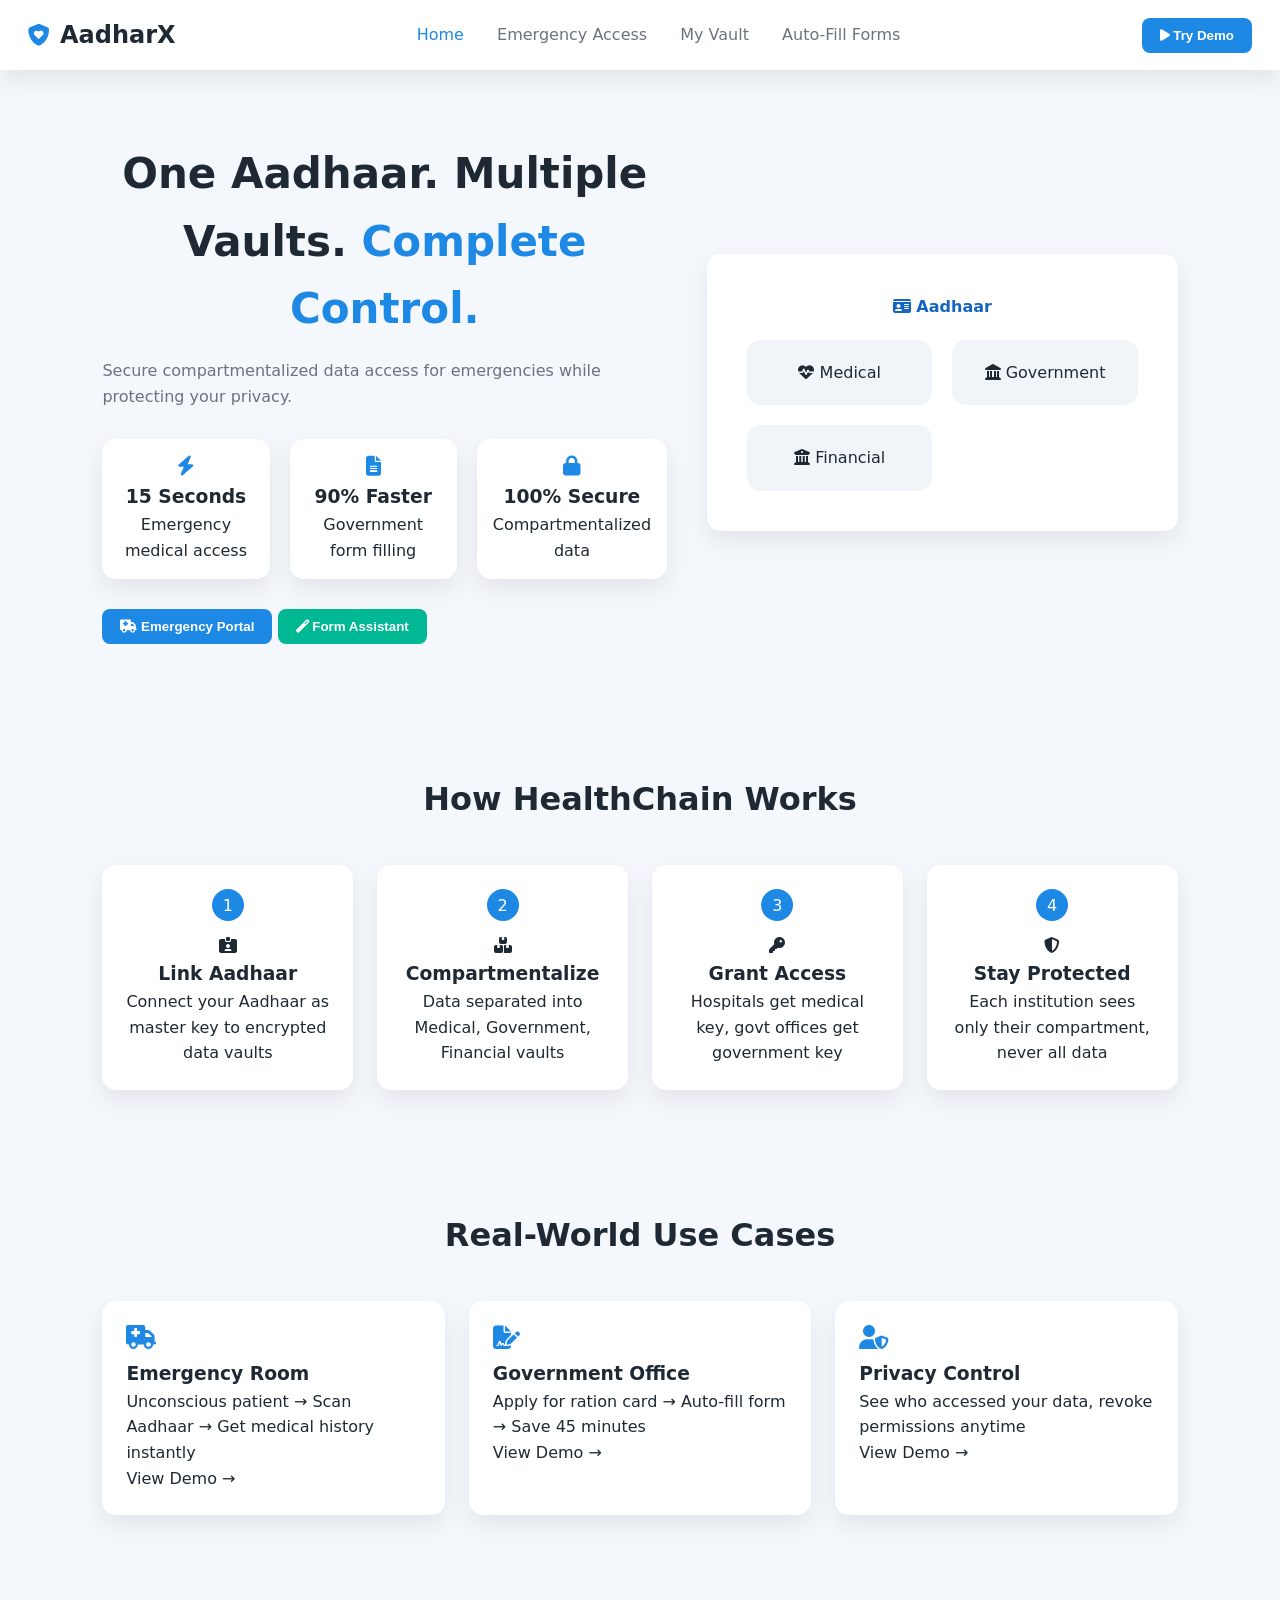
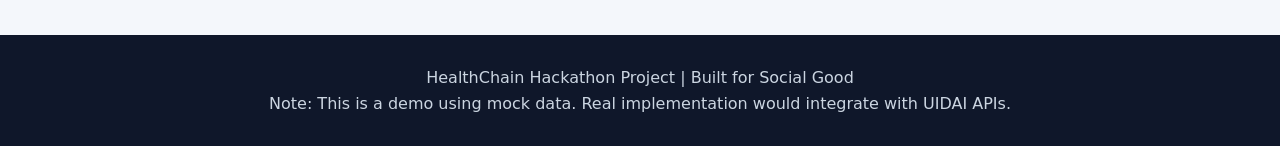
<file: index.html>
<!DOCTYPE html>
<html lang="en">
<head>
    <meta charset="UTF-8">
    <meta name="viewport" content="width=device-width, initial-scale=1.0">
    <title>HealthChain - Secure Health Data Vault</title>
    <link rel="stylesheet" href="styles.css">
    <link rel="stylesheet" href="https://cdnjs.cloudflare.com/ajax/libs/font-awesome/6.4.0/css/all.min.css">
</head>
<body>
    <!-- Navigation -->
    <nav class="navbar">
        <div class="logo">
            <i class="fas fa-shield-heart"></i>
            <h1>AadharX</h1>
        </div>
        <div class="nav-menu">
            <a href="index.html" class="active">Home</a>
            <a href="emergency.html">Emergency Access</a>
            <a href="myvault.html">My Vault</a>
            <a href="forms.html">Auto-Fill Forms</a>
        </div>
        <button class="demo-btn" onclick="location.href='emergency.html'">
            <i class="fas fa-play"></i> Try Demo
        </button>
    </nav>

    <!-- Hero Section -->
    <section class="hero">
        <div class="hero-content">
            <h2>One Aadhaar. Multiple Vaults. <span class="highlight">Complete Control.</span></h2>
            <p class="subtitle">Secure compartmentalized data access for emergencies while protecting your privacy.</p>
            
            <div class="hero-stats">
                <div class="stat">
                    <i class="fas fa-bolt"></i>
                    <h3>15 Seconds</h3>
                    <p>Emergency medical access</p>
                </div>
                <div class="stat">
                    <i class="fas fa-file-alt"></i>
                    <h3>90% Faster</h3>
                    <p>Government form filling</p>
                </div>
                <div class="stat">
                    <i class="fas fa-lock"></i>
                    <h3>100% Secure</h3>
                    <p>Compartmentalized data</p>
                </div>
            </div>

            <div class="cta-buttons">
                <button class="btn primary" onclick="location.href='emergency.html'">
                    <i class="fas fa-ambulance"></i> Emergency Portal
                </button>
                <button class="btn secondary" onclick="location.href='forms.html'">
                    <i class="fas fa-magic"></i> Form Assistant
                </button>
            </div>
        </div>
        <div class="hero-visual">
            <div class="vault-diagram">
                <div class="aadhaar-center">
                    <i class="fas fa-id-card"></i>
                    <span>Aadhaar</span>
                </div>
                <div class="vault medical">
                    <i class="fas fa-heart-pulse"></i>
                    <span>Medical</span>
                </div>
                <div class="vault govt">
                    <i class="fas fa-landmark"></i>
                    <span>Government</span>
                </div>
                <div class="vault financial">
                    <i class="fas fa-university"></i>
                    <span>Financial</span>
                </div>
            </div>
        </div>
    </section>

    <!-- How It Works -->
    <section class="how-it-works">
        <h2>How HealthChain Works</h2>
        <div class="steps">
            <div class="step">
                <div class="step-number">1</div>
                <i class="fas fa-id-card-alt"></i>
                <h3>Link Aadhaar</h3>
                <p>Connect your Aadhaar as master key to encrypted data vaults</p>
            </div>
            <div class="step">
                <div class="step-number">2</div>
                <i class="fas fa-boxes"></i>
                <h3>Compartmentalize</h3>
                <p>Data separated into Medical, Government, Financial vaults</p>
            </div>
            <div class="step">
                <div class="step-number">3</div>
                <i class="fas fa-key"></i>
                <h3>Grant Access</h3>
                <p>Hospitals get medical key, govt offices get government key</p>
            </div>
            <div class="step">
                <div class="step-number">4</div>
                <i class="fas fa-shield-alt"></i>
                <h3>Stay Protected</h3>
                <p>Each institution sees only their compartment, never all data</p>
            </div>
        </div>
    </section>

    <!-- Use Cases -->
    <section class="use-cases">
        <h2>Real-World Use Cases</h2>
        <div class="cases">
            <div class="case-card emergency-case">
                <i class="fas fa-ambulance"></i>
                <h3>Emergency Room</h3>
                <p>Unconscious patient → Scan Aadhaar → Get medical history instantly</p>
                <a href="emergency.html">View Demo →</a>
            </div>
            <div class="case-card form-case">
                <i class="fas fa-file-signature"></i>
                <h3>Government Office</h3>
                <p>Apply for ration card → Auto-fill form → Save 45 minutes</p>
                <a href="forms.html">View Demo →</a>
            </div>
            <div class="case-card privacy-case">
                <i class="fas fa-user-shield"></i>
                <h3>Privacy Control</h3>
                <p>See who accessed your data, revoke permissions anytime</p>
                <a href="citizen.html">View Demo →</a>
            </div>
        </div>
    </section>

    <footer>
        <p>HealthChain Hackathon Project | Built for Social Good</p>
        <p class="note">Note: This is a demo using mock data. Real implementation would integrate with UIDAI APIs.</p>
    </footer>

    <script src="script.js"></script>
</body>
</html>
</file>
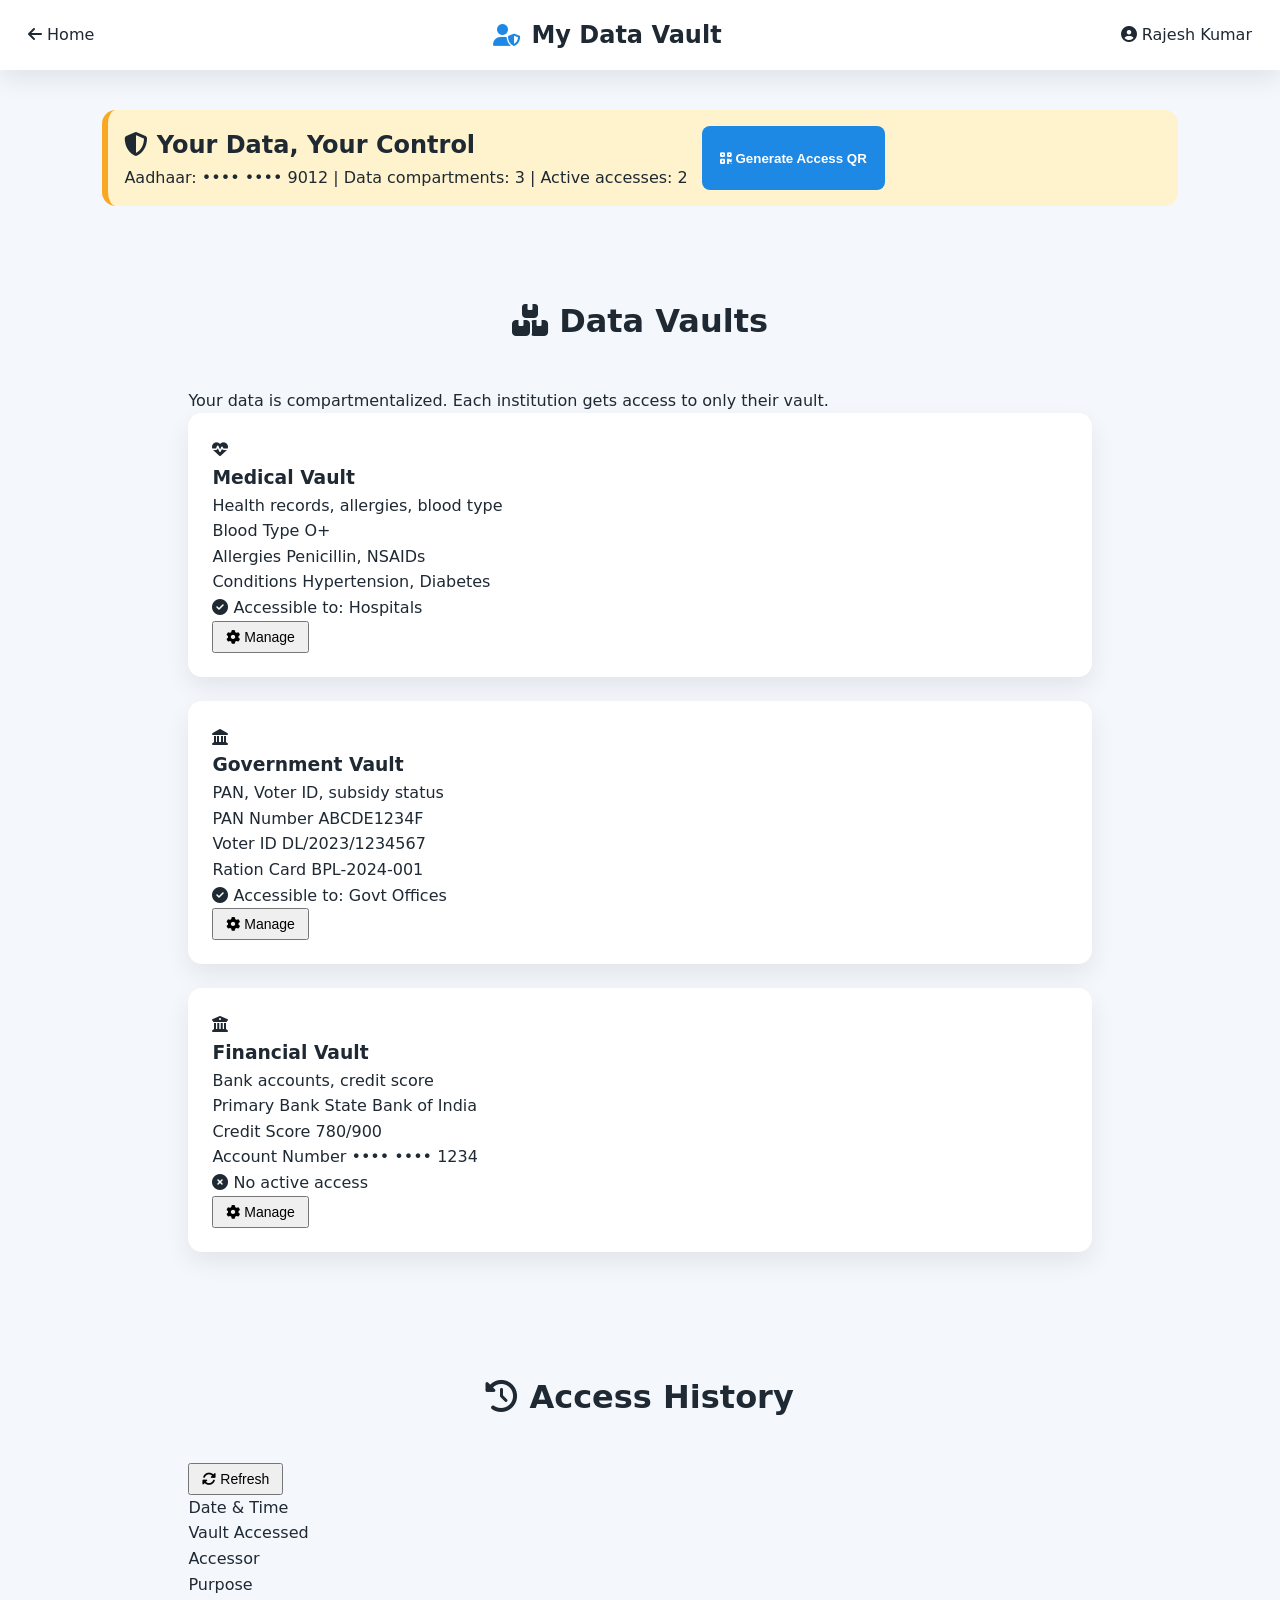
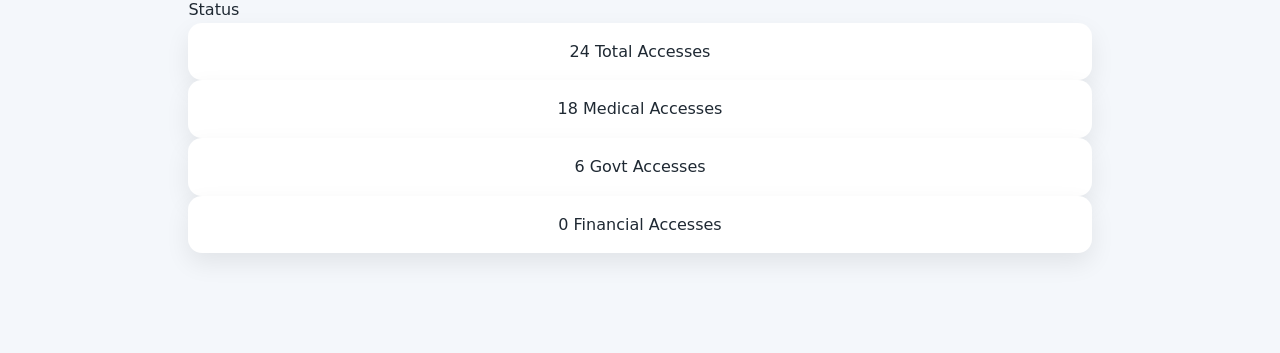
<file: citizen.html>
<!DOCTYPE html>
<html lang="en">
<head>
    <meta charset="UTF-8">
    <meta name="viewport" content="width=device-width, initial-scale=1.0">
    <title>My Data Vault - HealthChain</title>
    <link rel="stylesheet" href="styles.css">
    <link rel="stylesheet" href="https://cdnjs.cloudflare.com/ajax/libs/font-awesome/6.4.0/css/all.min.css">
</head>
<body>
    <nav class="navbar">
        <a href="index.html" class="back-btn">
            <i class="fas fa-arrow-left"></i> Home
        </a>
        <div class="logo">
            <i class="fas fa-user-shield"></i>
            <h1>My Data Vault</h1>
        </div>
        <div class="user-info">
            <i class="fas fa-user-circle"></i>
            <span>Rajesh Kumar</span>
        </div>
    </nav>

    <main class="container">
        <!-- Welcome -->
        <div class="welcome-banner">
            <div class="welcome-content">
                <h2><i class="fas fa-shield-alt"></i> Your Data, Your Control</h2>
                <p>Aadhaar: •••• •••• 9012 | Data compartments: 3 | Active accesses: 2</p>
            </div>
            <button class="btn" onclick="generateQR()">
                <i class="fas fa-qrcode"></i> Generate Access QR
            </button>
        </div>

        <!-- Vault Dashboard -->
        <section class="vault-dashboard">
            <h2><i class="fas fa-boxes"></i> Data Vaults</h2>
            <p class="section-desc">Your data is compartmentalized. Each institution gets access to only their vault.</p>
            
            <div class="vaults-grid">
                <!-- Medical Vault -->
                <div class="vault-card medical-vault">
                    <div class="vault-header">
                        <div class="vault-icon">
                            <i class="fas fa-heart-pulse"></i>
                        </div>
                        <div class="vault-info">
                            <h3>Medical Vault</h3>
                            <p>Health records, allergies, blood type</p>
                        </div>
                    </div>
                    <div class="vault-content">
                        <div class="data-item">
                            <span class="data-label">Blood Type</span>
                            <span class="data-value">O+</span>
                        </div>
                        <div class="data-item">
                            <span class="data-label">Allergies</span>
                            <span class="data-value alert">Penicillin, NSAIDs</span>
                        </div>
                        <div class="data-item">
                            <span class="data-label">Conditions</span>
                            <span class="data-value">Hypertension, Diabetes</span>
                        </div>
                    </div>
                    <div class="vault-controls">
                        <div class="access-status">
                            <i class="fas fa-check-circle"></i>
                            <span>Accessible to: Hospitals</span>
                        </div>
                        <button class="btn-small" onclick="manageAccess('medical')">
                            <i class="fas fa-cog"></i> Manage
                        </button>
                    </div>
                </div>

                <!-- Government Vault -->
                <div class="vault-card govt-vault">
                    <div class="vault-header">
                        <div class="vault-icon">
                            <i class="fas fa-landmark"></i>
                        </div>
                        <div class="vault-info">
                            <h3>Government Vault</h3>
                            <p>PAN, Voter ID, subsidy status</p>
                        </div>
                    </div>
                    <div class="vault-content">
                        <div class="data-item">
                            <span class="data-label">PAN Number</span>
                            <span class="data-value">ABCDE1234F</span>
                        </div>
                        <div class="data-item">
                            <span class="data-label">Voter ID</span>
                            <span class="data-value">DL/2023/1234567</span>
                        </div>
                        <div class="data-item">
                            <span class="data-label">Ration Card</span>
                            <span class="data-value">BPL-2024-001</span>
                        </div>
                    </div>
                    <div class="vault-controls">
                        <div class="access-status">
                            <i class="fas fa-check-circle"></i>
                            <span>Accessible to: Govt Offices</span>
                        </div>
                        <button class="btn-small" onclick="manageAccess('govt')">
                            <i class="fas fa-cog"></i> Manage
                        </button>
                    </div>
                </div>

                <!-- Financial Vault -->
                <div class="vault-card financial-vault">
                    <div class="vault-header">
                        <div class="vault-icon">
                            <i class="fas fa-university"></i>
                        </div>
                        <div class="vault-info">
                            <h3>Financial Vault</h3>
                            <p>Bank accounts, credit score</p>
                        </div>
                    </div>
                    <div class="vault-content">
                        <div class="data-item">
                            <span class="data-label">Primary Bank</span>
                            <span class="data-value">State Bank of India</span>
                        </div>
                        <div class="data-item">
                            <span class="data-label">Credit Score</span>
                            <span class="data-value">780/900</span>
                        </div>
                        <div class="data-item">
                            <span class="data-label">Account Number</span>
                            <span class="data-value masked">•••• •••• 1234</span>
                        </div>
                    </div>
                    <div class="vault-controls">
                        <div class="access-status restricted">
                            <i class="fas fa-times-circle"></i>
                            <span>No active access</span>
                        </div>
                        <button class="btn-small" onclick="manageAccess('financial')">
                            <i class="fas fa-cog"></i> Manage
                        </button>
                    </div>
                </div>
            </div>
        </section>

        <!-- Access Log -->
        <section class="access-log">
            <div class="section-header">
                <h2><i class="fas fa-history"></i> Access History</h2>
                <button class="btn-small" onclick="refreshLogs()">
                    <i class="fas fa-sync-alt"></i> Refresh
                </button>
            </div>
            
            <div class="log-table">
                <div class="log-header">
                    <div class="log-cell">Date & Time</div>
                    <div class="log-cell">Vault Accessed</div>
                    <div class="log-cell">Accessor</div>
                    <div class="log-cell">Purpose</div>
                    <div class="log-cell">Status</div>
                </div>
                <div class="log-body" id="accessLogBody">
                    <!-- Logs will be inserted here -->
                </div>
            </div>
            
            <div class="log-stats">
                <div class="stat">
                    <span class="stat-number">24</span>
                    <span class="stat-label">Total Accesses</span>
                </div>
                <div class="stat">
                    <span class="stat-number">18</span>
                    <span class="stat-label">Medical Accesses</span>
                </div>
                <div class="stat">
                    <span class="stat-number">6</span>
                    <span class="stat-label">Govt Accesses</span>
                </div>
                <div class="stat">
                    <span class="stat-number">0</span>
                    <span class="stat-label">Financial Accesses</span>
                </div>
            </div>
        </section>

        <!-- QR Generator -->
        <div id="qrGenerator" class="qr-generator" style="display: none;">
            <div class="qr-header">
                <h3><i class="fas fa-qrcode"></i> Generate Access QR</h3>
                <button class="close-btn" onclick="closeQRGenerator()">&times;</button>
            </div>
            <div class="qr-body">
                <div class="qr-options">
                    <div class="qr-option">
                        <input type="radio" name="qrType" id="medicalQR" checked>
                        <label for="medicalQR">
                            <i class="fas fa-heart-pulse"></i>
                            <span>Medical Access</span>
                            <small>For hospitals, clinics</small>
                        </label>
                    </div>
                    <div class="qr-option">
                        <input type="radio" name="qrType" id="govtQR">
                        <label for="govtQR">
                            <i class="fas fa-landmark"></i>
                            <span>Government Access</span>
                            <small>For offices, services</small>
                        </label>
                    </div>
                </div>
                <div class="qr-display">
                    <div class="qr-placeholder" id="qrCodeDisplay">
                        <div class="qr-mock-large">
                            <div class="qr-pattern"></div>
                            <div class="qr-pattern"></div>
                            <div class="qr-pattern"></div>
                        </div>
                        <p class="qr-data">HC:••••••••9012:T:MEDICAL</p>
                    </div>
                    <div class="qr-actions">
                        <button class="btn" onclick="downloadQR()">
                            <i class="fas fa-download"></i> Download QR
                        </button>
                        <button class="btn secondary" onclick="shareQR()">
                            <i class="fas fa-share-alt"></i> Share
                        </button>
                    </div>
                </div>
                <div class="qr-info">
                    <p><i class="fas fa-info-circle"></i> This QR grants temporary access to specified vault only. Expires in 24 hours.</p>
                </div>
            </div>
        </div>
    </main>

    <script src="script.js"></script>
</body>
</html>
</file>
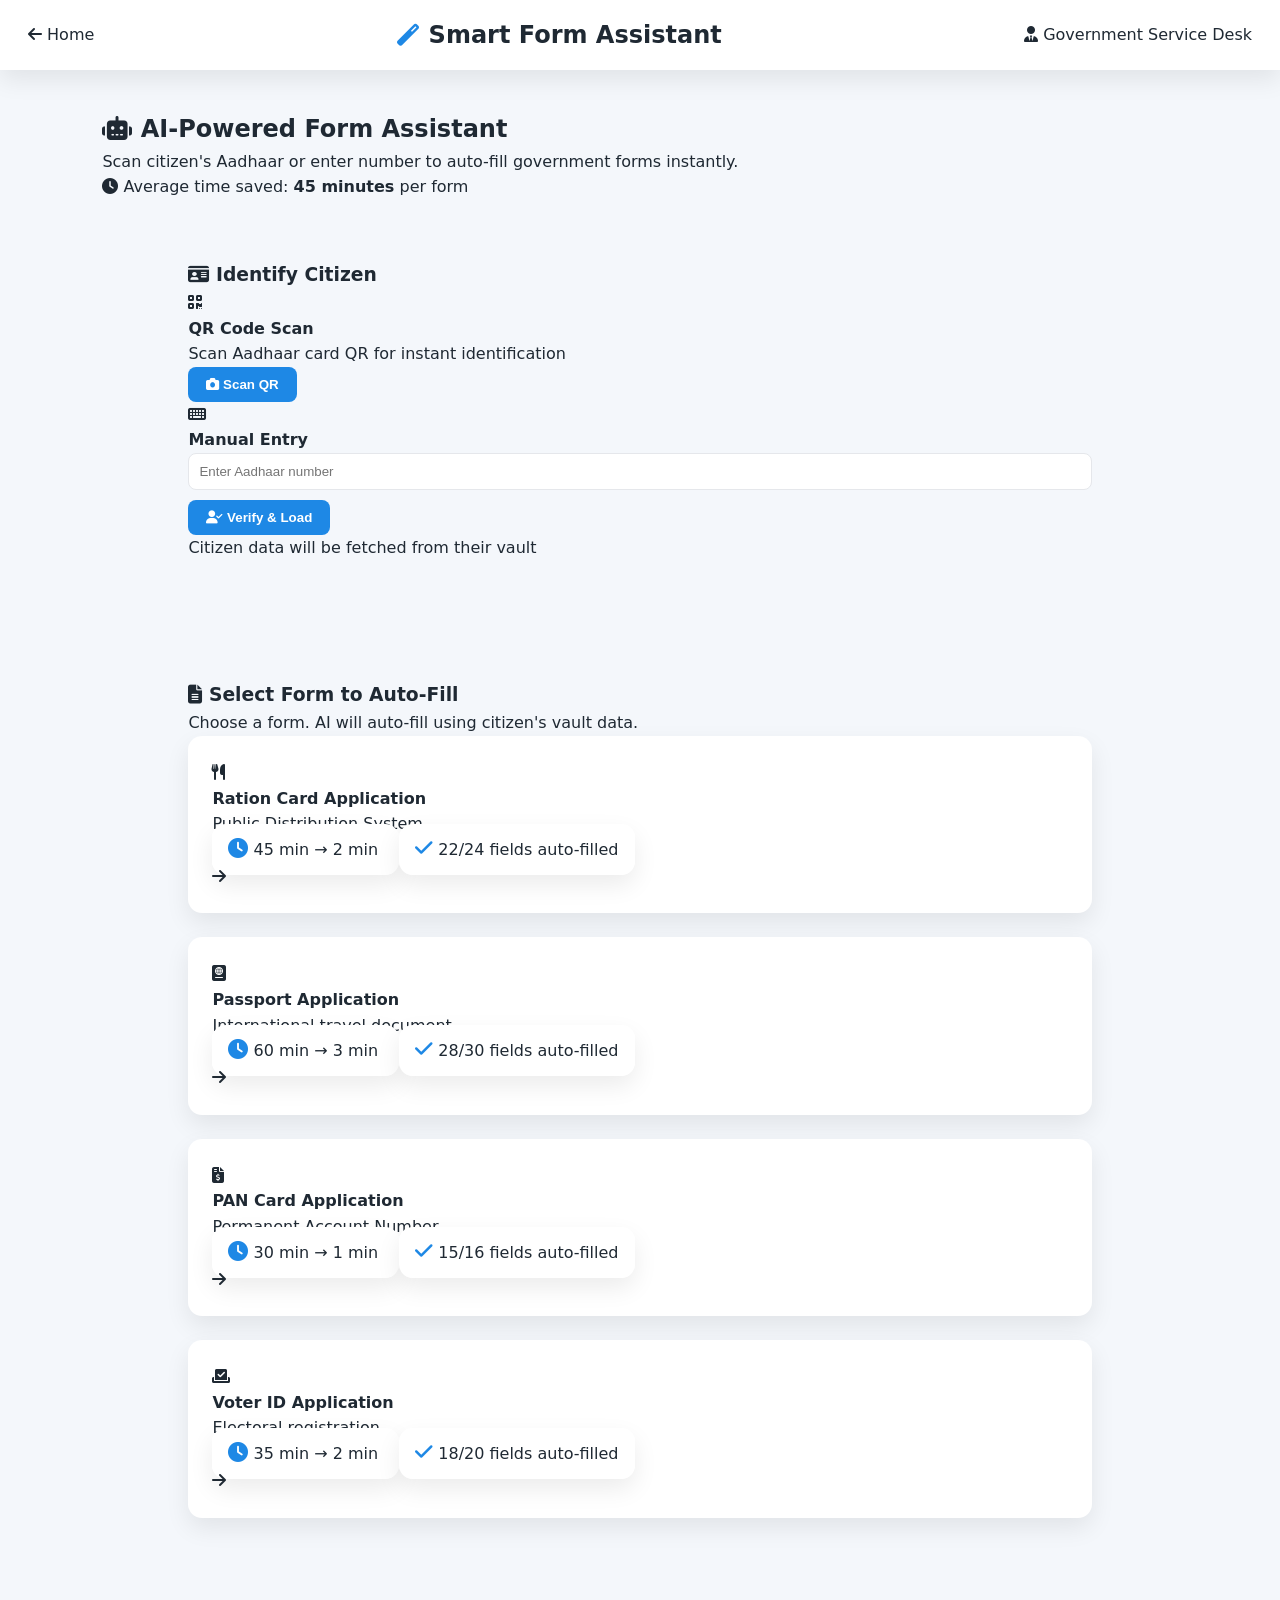
<file: forms.html>
<!DOCTYPE html>
<html lang="en">
<head>
    <meta charset="UTF-8">
    <meta name="viewport" content="width=device-width, initial-scale=1.0">
    <title>Smart Form Assistant - HealthChain</title>
    <link rel="stylesheet" href="styles.css">
    <link rel="stylesheet" href="https://cdnjs.cloudflare.com/ajax/libs/font-awesome/6.4.0/css/all.min.css">
</head>
<body>
    <nav class="navbar">
        <a href="index.html" class="back-btn">
            <i class="fas fa-arrow-left"></i> Home
        </a>
        <div class="logo">
            <i class="fas fa-magic"></i>
            <h1>Smart Form Assistant</h1>
        </div>
        <div class="user-info">
            <i class="fas fa-user-tie"></i>
            <span>Government Service Desk</span>
        </div>
    </nav>

    <main class="container">
        <!-- Intro -->
        <div class="form-intro">
            <h2><i class="fas fa-robot"></i> AI-Powered Form Assistant</h2>
            <p>Scan citizen's Aadhaar or enter number to auto-fill government forms instantly.</p>
            <div class="time-saved">
                <i class="fas fa-clock"></i>
                <span>Average time saved: <strong>45 minutes</strong> per form</span>
            </div>
        </div>

        <!-- Citizen Identification -->
        <section class="citizen-identification">
            <h3><i class="fas fa-id-card"></i> Identify Citizen</h3>
            <div class="identification-methods">
                <div class="method">
                    <div class="method-header">
                        <i class="fas fa-qrcode"></i>
                        <h4>QR Code Scan</h4>
                    </div>
                    <p>Scan Aadhaar card QR for instant identification</p>
                    <button class="btn" onclick="openFormQRScanner()">
                        <i class="fas fa-camera"></i> Scan QR
                    </button>
                </div>
                <div class="method">
                    <div class="method-header">
                        <i class="fas fa-keyboard"></i>
                        <h4>Manual Entry</h4>
                    </div>
                    <div class="aadhaar-entry">
                        <input type="text" id="formAadhaar" 
                               placeholder="Enter Aadhaar number"
                               maxlength="12">
                        <button class="btn primary" onclick="loadCitizenProfile()">
                            <i class="fas fa-user-check"></i> Verify & Load
                        </button>
                    </div>
                    <p class="note">Citizen data will be fetched from their vault</p>
                </div>
            </div>
        </section>

        <!-- Citizen Profile Preview -->
        <div id="citizenProfile" class="citizen-profile" style="display: none;">
            <div class="profile-header">
                <h3><i class="fas fa-user-check"></i> Citizen Identified</h3>
                <span class="verified-badge">
                    <i class="fas fa-check-circle"></i> Verified
                </span>
            </div>
            <div class="profile-details">
                <div class="detail">
                    <span class="label">Name:</span>
                    <span class="value" id="citizenName">Rajesh Kumar</span>
                </div>
                <div class="detail">
                    <span class="label">Aadhaar:</span>
                    <span class="value" id="citizenAadhaar">•••• •••• 9012</span>
                </div>
                <div class="detail">
                    <span class="label">Address:</span>
                    <span class="value" id="citizenAddress">Delhi 110045</span>
                </div>
            </div>
            <div class="profile-actions">
                <button class="btn-small" onclick="showAllData()">
                    <i class="fas fa-eye"></i> View Full Profile
                </button>
                <button class="btn-small secondary" onclick="clearCitizen()">
                    <i class="fas fa-times"></i> Clear
                </button>
            </div>
        </div>

        <!-- Form Selection -->
        <section class="form-selection">
            <h3><i class="fas fa-file-alt"></i> Select Form to Auto-Fill</h3>
            <p class="section-desc">Choose a form. AI will auto-fill using citizen's vault data.</p>
            
            <div class="forms-grid">
                <!-- Ration Card -->
                <div class="form-card" onclick="selectForm('ration')">
                    <div class="form-icon">
                        <i class="fas fa-utensils"></i>
                    </div>
                    <div class="form-info">
                        <h4>Ration Card Application</h4>
                        <p>Public Distribution System</p>
                        <div class="form-stats">
                            <span class="stat">
                                <i class="fas fa-clock"></i> 45 min → 2 min
                            </span>
                            <span class="stat">
                                <i class="fas fa-check"></i> 22/24 fields auto-filled
                            </span>
                        </div>
                    </div>
                    <div class="form-action">
                        <i class="fas fa-arrow-right"></i>
                    </div>
                </div>

                <!-- Passport -->
                <div class="form-card" onclick="selectForm('passport')">
                    <div class="form-icon">
                        <i class="fas fa-passport"></i>
                    </div>
                    <div class="form-info">
                        <h4>Passport Application</h4>
                        <p>International travel document</p>
                        <div class="form-stats">
                            <span class="stat">
                                <i class="fas fa-clock"></i> 60 min → 3 min
                            </span>
                            <span class="stat">
                                <i class="fas fa-check"></i> 28/30 fields auto-filled
                            </span>
                        </div>
                    </div>
                    <div class="form-action">
                        <i class="fas fa-arrow-right"></i>
                    </div>
                </div>

                <!-- PAN Card -->
                <div class="form-card" onclick="selectForm('pan')">
                    <div class="form-icon">
                        <i class="fas fa-file-invoice-dollar"></i>
                    </div>
                    <div class="form-info">
                        <h4>PAN Card Application</h4>
                        <p>Permanent Account Number</p>
                        <div class="form-stats">
                            <span class="stat">
                                <i class="fas fa-clock"></i> 30 min → 1 min
                            </span>
                            <span class="stat">
                                <i class="fas fa-check"></i> 15/16 fields auto-filled
                            </span>
                        </div>
                    </div>
                    <div class="form-action">
                        <i class="fas fa-arrow-right"></i>
                    </div>
                </div>

                <!-- Voter ID -->
                <div class="form-card" onclick="selectForm('voter')">
                    <div class="form-icon">
                        <i class="fas fa-vote-yea"></i>
                    </div>
                    <div class="form-info">
                        <h4>Voter ID Application</h4>
                        <p>Electoral registration</p>
                        <div class="form-stats">
                            <span class="stat">
                                <i class="fas fa-clock"></i> 35 min → 2 min
                            </span>
                            <span class="stat">
                                <i class="fas fa-check"></i> 18/20 fields auto-filled
                            </span>
                        </div>
                    </div>
                    <div class="form-action">
                        <i class="fas fa-arrow-right"></i>
                    </div>
                </div>
            </div>
        </section>

        <!-- Form Display Area -->
        <div id="formDisplay" class="form-display-area" style="display: none;">
            <div class="form-header">
                <h3 id="formTitle">Form Title</h3>
                <div class="form-meta">
                    <span class="meta-item">
                        <i class="fas fa-robot"></i>
                        <span id="aiFilled">0</span> fields auto-filled
                    </span>
                    <span class="meta-item">
                        <i class="fas fa-clock"></i>
                        <span id="timeSaved">0</span> minutes saved
                    </span>
                    <span class="meta-item">
                        <i class="fas fa-user-check"></i>
                        <span id="citizenStatus">Citizen verified</span>
                    </span>
                </div>
            </div>

            <!-- Form Content -->
            <div class="form-content">
                <div class="form-fields" id="formFields">
                    <!-- Fields will be dynamically added here -->
                </div>

                <!-- Eligibility Check -->
                <div class="eligibility-check">
                    <h4><i class="fas fa-search"></i> AI Eligibility Check</h4>
                    <div id="eligibilityResult" class="eligibility-result">
                        <p>Checking eligibility based on citizen's data...</p>
                    </div>
                </div>

                <!-- Document Checklist -->
                <div class="document-checklist">
                    <h4><i class="fas fa-clipboard-check"></i> Required Documents</h4>
                    <div class="documents-list">
                        <div class="document-item available">
                            <i class="fas fa-check-circle"></i>
                            <span>Aadhaar Card</span>
                            <small>Available in vault</small>
                        </div>
                        <div class="document-item missing">
                            <i class="fas fa-times-circle"></i>
                            <span>Passport Photo</span>
                            <small>Need to upload</small>
                        </div>
                        <div class="document-item available">
                            <i class="fas fa-check-circle"></i>
                            <span>Address Proof</span>
                            <small>Available in vault</small>
                        </div>
                    </div>
                </div>
            </div>

            <!-- Form Actions -->
            <div class="form-actions">
                <button class="btn" onclick="printForm()">
                    <i class="fas fa-print"></i> Print Form
                </button>
                <button class="btn secondary" onclick="saveForm()">
                    <i class="
</file>
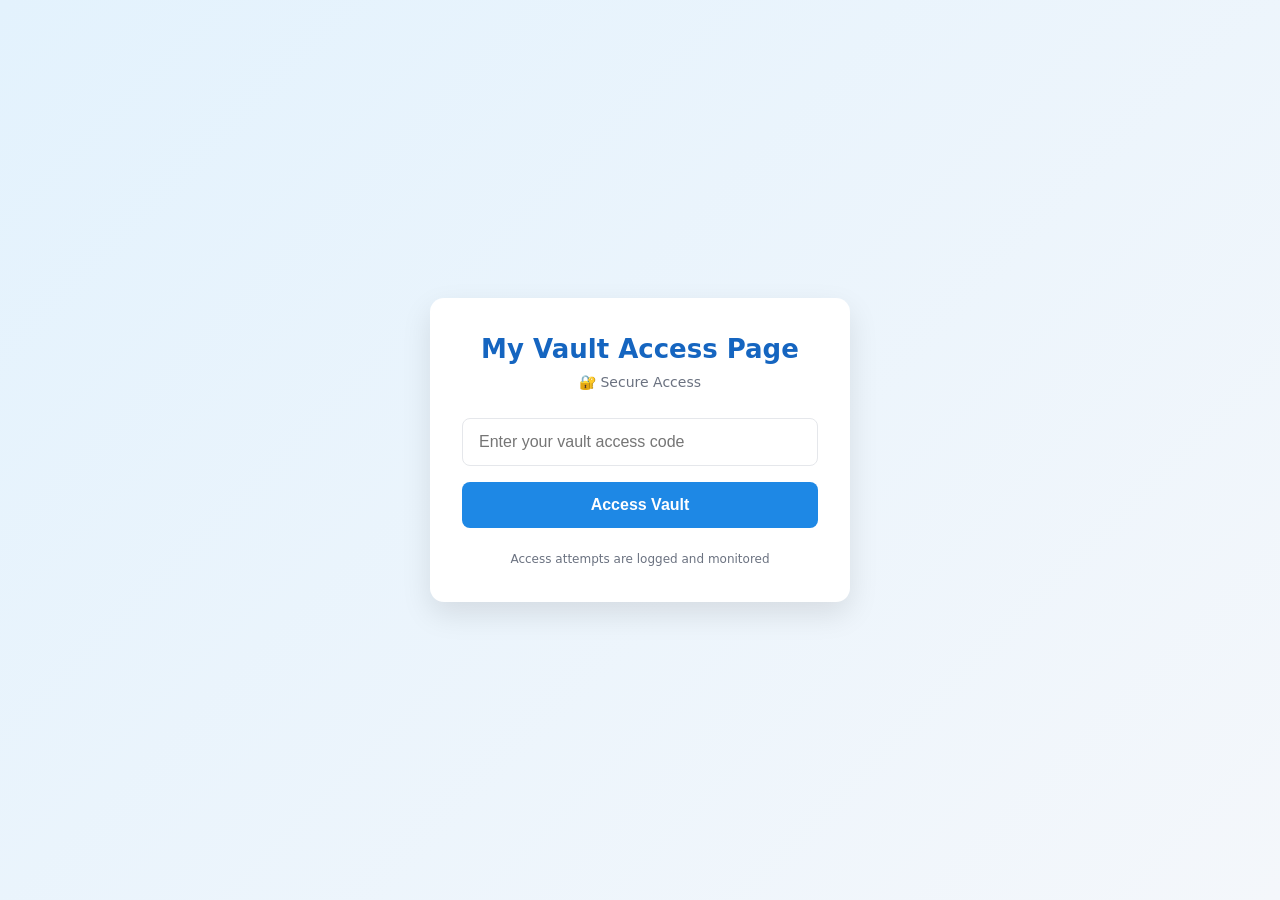
<file: myvault.html>
<!DOCTYPE html>
<html lang="en">
<head>
    <meta charset="UTF-8">
    <meta name="viewport" content="width=device-width, initial-scale=1.0">
    <title>myvault access</title>
    <link rel="stylesheet" href="myvault.css">
</head>
<body>
  <div class="page">
    <div class="header">
      <h1>My Vault Access Page</h1>
    </div>

    <div class="form">
      <input type="text" id="vaultaccess" placeholder="Enter your vault access code">
      <button id="abutton">Access Vault</button>
    </div>
  </div>

  <script src="myvault.js"></script>
</body>

</html>
</file>
<file: styles.css>
/* =========================
   ROOT VARIABLES
========================= */
:root {
    --primary: #1e88e5;
    --primary-dark: #1565c0;
    --secondary: #00b894;
    --danger: #e53935;
    --warning: #f9a825;
    --bg: #f4f7fb;
    --card-bg: #ffffff;
    --text-dark: #1f2933;
    --text-muted: #6b7280;
    --border: #e5e7eb;
    --shadow: 0 10px 25px rgba(0,0,0,0.08);
    --radius: 14px;
    --radius-sm: 8px;
}

/* =========================
   GLOBAL RESET
========================= */
* {
    margin: 0;
    padding: 0;
    box-sizing: border-box;
}

body {
    font-family: "Segoe UI", system-ui, -apple-system, BlinkMacSystemFont, sans-serif;
    background: var(--bg);
    color: var(--text-dark);
    line-height: 1.6;
}

a {
    text-decoration: none;
    color: inherit;
}

i {
    color: inherit;
}

/* =========================
   NAVBAR
========================= */
.navbar {
    background: var(--card-bg);
    padding: 16px 28px;
    display: flex;
    align-items: center;
    justify-content: space-between;
    box-shadow: var(--shadow);
    position: sticky;
    top: 0;
    z-index: 100;
}

.logo {
    display: flex;
    align-items: center;
    gap: 10px;
}

.logo i {
    color: var(--primary);
    font-size: 22px;
}

.nav-menu a {
    margin: 0 14px;
    font-weight: 500;
    color: var(--text-muted);
}

.nav-menu a.active,
.nav-menu a:hover {
    color: var(--primary);
}

.demo-btn,
.btn {
    background: var(--primary);
    color: #fff;
    border: none;
    padding: 10px 18px;
    border-radius: var(--radius-sm);
    font-weight: 600;
    cursor: pointer;
    transition: 0.2s;
}

.btn.secondary {
    background: var(--secondary);
}

.btn.danger {
    background: var(--danger);
}

.btn:hover {
    transform: translateY(-1px);
    opacity: 0.95;
}

.btn-small {
    padding: 6px 12px;
    font-size: 14px;
}

/* =========================
   HERO SECTION
========================= */
.hero {
    display: grid;
    grid-template-columns: 1.2fr 1fr;
    gap: 40px;
    padding: 70px 8%;
    align-items: center;
}

.hero h2 {
    font-size: 42px;
    margin-bottom: 16px;
}

.highlight {
    color: var(--primary);
}

.subtitle {
    color: var(--text-muted);
    margin-bottom: 30px;
}

.hero-stats {
    display: flex;
    gap: 20px;
    margin-bottom: 30px;
}

.stat {
    background: var(--card-bg);
    padding: 16px;
    border-radius: var(--radius);
    box-shadow: var(--shadow);
    flex: 1;
    text-align: center;
}

.stat i {
    color: var(--primary);
    font-size: 20px;
    margin-bottom: 6px;
}

/* =========================
   VAULT DIAGRAM
========================= */
.vault-diagram {
    position: relative;
    background: var(--card-bg);
    padding: 40px;
    border-radius: var(--radius);
    box-shadow: var(--shadow);
    display: grid;
    grid-template-columns: repeat(2, 1fr);
    gap: 20px;
}

.aadhaar-center {
    grid-column: span 2;
    text-align: center;
    font-weight: bold;
    color: var(--primary-dark);
}

.vault {
    padding: 20px;
    border-radius: var(--radius);
    text-align: center;
    background: #f1f5f9;
}

/* =========================
   SECTIONS
========================= */
section {
    padding: 60px 8%;
}

section h2 {
    text-align: center;
    font-size: 32px;
    margin-bottom: 40px;
}

/* =========================
   HOW IT WORKS
========================= */
.steps {
    display: grid;
    grid-template-columns: repeat(auto-fit, minmax(220px, 1fr));
    gap: 24px;
}

.step {
    background: var(--card-bg);
    padding: 24px;
    border-radius: var(--radius);
    box-shadow: var(--shadow);
    text-align: center;
}

.step-number {
    background: var(--primary);
    color: #fff;
    width: 32px;
    height: 32px;
    border-radius: 50%;
    margin: 0 auto 12px;
    display: flex;
    align-items: center;
    justify-content: center;
}

/* =========================
   USE CASES
========================= */
.cases {
    display: grid;
    grid-template-columns: repeat(auto-fit, minmax(260px, 1fr));
    gap: 24px;
}

.case-card {
    background: var(--card-bg);
    padding: 24px;
    border-radius: var(--radius);
    box-shadow: var(--shadow);
    transition: 0.2s;
}

.case-card:hover {
    transform: translateY(-4px);
}

.case-card i {
    font-size: 24px;
    margin-bottom: 10px;
    color: var(--primary);
}

/* =========================
   CONTAINERS
========================= */
.container {
    padding: 40px 8%;
}

/* =========================
   BANNERS & ALERTS
========================= */
.warning-banner,
.welcome-banner {
    background: #fff3cd;
    border-left: 6px solid var(--warning);
    padding: 16px;
    border-radius: var(--radius);
    margin-bottom: 30px;
    display: flex;
    gap: 14px;
}

/* =========================
   CARDS & GRIDS
========================= */
.access-methods,
.medical-grid,
.vaults-grid,
.forms-grid {
    display: grid;
    gap: 24px;
}

.access-methods {
    grid-template-columns: repeat(auto-fit, minmax(260px, 1fr));
}

.method-card,
.info-card,
.vault-card,
.form-card {
    background: var(--card-bg);
    padding: 24px;
    border-radius: var(--radius);
    box-shadow: var(--shadow);
}

/* =========================
   INPUTS
========================= */
input[type="text"],
input[type="file"] {
    width: 100%;
    padding: 10px;
    border-radius: var(--radius-sm);
    border: 1px solid var(--border);
    margin-bottom: 10px;
}

/* =========================
   MODALS
========================= */
.modal {
    position: fixed;
    inset: 0;
    background: rgba(0,0,0,0.5);
    display: flex;
    align-items: center;
    justify-content: center;
}

.modal-content {
    background: var(--card-bg);
    width: 90%;
    max-width: 520px;
    border-radius: var(--radius);
    padding: 24px;
}

.close-btn {
    background: none;
    border: none;
    font-size: 22px;
    cursor: pointer;
}

/* =========================
   LOADING
========================= */
.loading-screen {
    text-align: center;
    padding: 60px;
}

.spinner {
    width: 50px;
    height: 50px;
    border: 6px solid #ddd;
    border-top: 6px solid var(--primary);
    border-radius: 50%;
    animation: spin 1s linear infinite;
    margin: 0 auto 14px;
}

@keyframes spin {
    to { transform: rotate(360deg); }
}

/* =========================
   FOOTER
========================= */
footer {
    background: #0f172a;
    color: #cbd5e1;
    text-align: center;
    padding: 30px;
    margin-top: 60px;
}

/* =========================
   RESPONSIVE
========================= */
@media (max-width: 900px) {
    .hero {
        grid-template-columns: 1fr;
        text-align: center;
    }

    .hero-stats {
        flex-direction: column;
    }

    .nav-menu {
        display: none;
    }
}

/* ====== QR SCANNER MODAL ====== */
.qr-scanner-modal {
    background: rgba(0, 0, 0, 0.9);
    backdrop-filter: blur(10px);
}

.scanner-modal-content {
    max-width: 800px;
    width: 90%;
    max-height: 90vh;
    overflow-y: auto;
}

.scanner-header {
    background: linear-gradient(135deg, var(--primary) 0%, var(--primary-dark) 100%);
    color: white;
    border-radius: 20px 20px 0 0;
    padding: 1.5rem 2rem;
}

.scanner-header .close-btn {
    color: white;
    background: rgba(255, 255, 255, 0.2);
    width: 40px;
    height: 40px;
    border-radius: 50%;
    display: flex;
    align-items: center;
    justify-content: center;
    transition: all 0.3s ease;
}

.scanner-header .close-btn:hover {
    background: rgba(255, 255, 255, 0.3);
    transform: rotate(90deg);
}

.scanner-body {
    padding: 2rem;
    background: #1a1a2e;
    border-radius: 0 0 20px 20px;
}

.camera-selector {
    background: rgba(255, 255, 255, 0.1);
    padding: 1rem;
    border-radius: 12px;
    margin-bottom: 1.5rem;
    display: flex;
    align-items: center;
    gap: 1rem;
}

.camera-selector label {
    color: white;
    font-weight: 600;
    white-space: nowrap;
}

.camera-select {
    flex: 1;
    background: rgba(0, 0, 0, 0.3);
    border: 2px solid rgba(255, 255, 255, 0.2);
    color: white;
    padding: 0.75rem 1rem;
    border-radius: 8px;
    font-size: 1rem;
    transition: all 0.3s ease;
}

.camera-select:focus {
    outline: none;
    border-color: var(--primary);
    box-shadow: 0 0 0 3px rgba(79, 70, 229, 0.3);
}

.camera-select option {
    background: #1a1a2e;
    color: white;
}

.scanner-view {
    position: relative;
    width: 100%;
    aspect-ratio: 1;
    background: black;
    border-radius: 16px;
    overflow: hidden;
    margin-bottom: 1.5rem;
    border: 2px solid rgba(255, 255, 255, 0.1);
}

.qr-reader {
    width: 100%;
    height: 100%;
    position: relative;
}

.qr-reader video {
    width: 100%;
    height: 100%;
    object-fit: cover;
    border-radius: 14px;
}

.scanner-overlay {
    position: absolute;
    top: 0;
    left: 0;
    width: 100%;
    height: 100%;
    pointer-events: none;
}

.scanner-frame {
    position: absolute;
    top: 50%;
    left: 50%;
    transform: translate(-50%, -50%);
    width: 70%;
    height: 70%;
    border: 3px solid rgba(79, 70, 229, 0.8);
    border-radius: 12px;
    box-shadow: 
        0 0 0 1000px rgba(0, 0, 0, 0.7),
        inset 0 0 20px rgba(79, 70, 229, 0.3);
}

.scanner-line {
    position: absolute;
    top: 50%;
    left: 15%;
    width: 70%;
    height: 3px;
    background: linear-gradient(90deg, transparent, var(--primary), transparent);
    animation: scanLine 2s linear infinite;
}

@keyframes scanLine {
    0% { top: 15%; }
    100% { top: 85%; }
}

.scanner-status {
    display: flex;
    justify-content: space-between;
    align-items: center;
    background: rgba(255, 255, 255, 0.1);
    padding: 1rem 1.5rem;
    border-radius: 12px;
    margin-top: 1rem;
}

.status-message {
    display: flex;
    align-items: center;
    gap: 0.75rem;
    color: white;
    font-weight: 500;
}

.status-message i {
    color: var(--primary);
    font-size: 1.25rem;
}

.scanner-timer {
    display: flex;
    align-items: center;
    gap: 0.5rem;
    color: rgba(255, 255, 255, 0.7);
    font-size: 0.9rem;
}

/* Scan Results */
.scan-result {
    background: rgba(16, 185, 129, 0.1);
    border: 2px solid rgba(16, 185, 129, 0.3);
    border-radius: 16px;
    padding: 1.5rem;
    margin: 1.5rem 0;
    animation: fadeIn 0.5s ease;
}

.result-success {
    text-align: center;
    margin-bottom: 1.5rem;
}

.result-success i {
    font-size: 3rem;
    color: var(--secondary);
    margin-bottom: 1rem;
    display: block;
}

.result-success h4 {
    color: white;
    margin-bottom: 0.5rem;
}

#scannedData {
    background: rgba(0, 0, 0, 0.3);
    padding: 1rem;
    border-radius: 8px;
    font-family: monospace;
    color: white;
    word-break: break-all;
    margin: 1rem 0;
}

/* Error Messages */
.scanner-error {
    background: rgba(220, 38, 38, 0.1);
    border: 2px solid rgba(220, 38, 38, 0.3);
    border-radius: 16px;
    padding: 1.5rem;
    margin: 1.5rem 0;
    animation: fadeIn 0.5s ease;
}

.error-message {
    text-align: center;
    margin-bottom: 1.5rem;
}

.error-message i {
    font-size: 2.5rem;
    color: var(--danger);
    margin-bottom: 1rem;
    display: block;
}

.error-message h4 {
    color: white;
    margin-bottom: 0.5rem;
}

.error-message p {
    color: rgba(255, 255, 255, 0.8);
}

/* Scanner Options */
.option-divider {
    text-align: center;
    margin: 2rem 0;
    position: relative;
}

.option-divider::before {
    content: '';
    position: absolute;
    top: 50%;
    left: 0;
    right: 0;
    height: 1px;
    background: rgba(255, 255, 255, 0.2);
    z-index: 1;
}

.option-divider span {
    background: #1a1a2e;
    padding: 0 1rem;
    color: rgba(255, 255, 255, 0.5);
    position: relative;
    z-index: 2;
    font-size: 0.875rem;
}

.option-buttons {
    display: grid;
    grid-template-columns: repeat(auto-fit, minmax(200px, 1fr));
    gap: 1rem;
    margin-bottom: 1.5rem;
}

.option-btn {
    background: rgba(255, 255, 255, 0.1);
    border: 2px solid rgba(255, 255, 255, 0.2);
    color: white;
    padding: 1rem;
    display: flex;
    align-items: center;
    justify-content: center;
    gap: 0.75rem;
    transition: all 0.3s ease;
}

.option-btn:hover {
    background: rgba(255, 255, 255, 0.2);
    border-color: var(--primary);
    transform: translateY(-2px);
}

.scanner-help {
    background: rgba(79, 70, 229, 0.1);
    border: 1px solid rgba(79, 70, 229, 0.3);
    border-radius: 12px;
    padding: 1rem;
    display: flex;
    align-items: center;
    gap: 1rem;
    color: rgba(255, 255, 255, 0.8);
}

.scanner-help i {
    color: var(--primary);
    font-size: 1.25rem;
    flex-shrink: 0;
}

.scanner-help p {
    margin: 0;
    font-size: 0.875rem;
    line-height: 1.5;
}

/* Loading Animation */
.scanner-loading {
    display: flex;
    flex-direction: column;
    align-items: center;
    justify-content: center;
    height: 100%;
    color: white;
}

.scanner-loading .spinner {
    width: 50px;
    height: 50px;
    border: 3px solid rgba(255, 255, 255, 0.1);
    border-top-color: var(--primary);
    border-radius: 50%;
    animation: spin 1s linear infinite;
    margin-bottom: 1rem;
}

@keyframes spin {
    to { transform: rotate(360deg); }
}
</file>
<file: myvault.css>
:root {
    --primary: #1e88e5;
    --primary-dark: #1565c0;
    --bg: #f4f7fb;
    --card-bg: #ffffff;
    --text-dark: #1f2933;
    --text-muted: #6b7280;
    --border: #e5e7eb;
    --shadow: 0 12px 30px rgba(0,0,0,0.1);
    --radius: 14px;
    --radius-sm: 8px;
}


* {
    margin: 0;
    padding: 0;
    box-sizing: border-box;
}

body {
    font-family: "Segoe UI", system-ui, sans-serif;
    background: linear-gradient(135deg, #e3f2fd, #f4f7fb);
    min-height: 100vh;
    display: flex;
    align-items: center;
    justify-content: center;
    color: var(--text-dark);
}


.page {
    background: var(--card-bg);
    width: 100%;
    max-width: 420px;
    padding: 36px 32px;
    border-radius: var(--radius);
    box-shadow: var(--shadow);
    text-align: center;
    position: relative;
}


.header h1 {
    font-size: 26px;
    margin-bottom: 10px;
    color: var(--primary-dark);
}

.header::after {
    content: "🔐 Secure Access";
    display: block;
    font-size: 14px;
    color: var(--text-muted);
    margin-bottom: 28px;
}


.form {
    display: flex;
    flex-direction: column;
    gap: 16px;
}

.form input {
    padding: 14px 16px;
    font-size: 16px;
    border-radius: var(--radius-sm);
    border: 1px solid var(--border);
    outline: none;
    transition: 0.2s;
}

.form input:focus {
    border-color: var(--primary);
    box-shadow: 0 0 0 3px rgba(30, 136, 229, 0.15);
}


#abutton {
    padding: 14px;
    background: var(--primary);
    color: #ffffff;
    font-size: 16px;
    font-weight: 600;
    border: none;
    border-radius: var(--radius-sm);
    cursor: pointer;
    transition: 0.25s;
}

#abutton:hover {
    background: var(--primary-dark);
    transform: translateY(-1px);
}

#abutton:active {
    transform: translateY(0);
}


.page::after {
    content: "Access attempts are logged and monitored";
    display: block;
    margin-top: 24px;
    font-size: 12px;
    color: var(--text-muted);
}


@media (max-width: 480px) {
    .page {
        margin: 0 16px;
        padding: 28px 22px;
    }

    .header h1 {
        font-size: 22px;
    }
}
</file>
